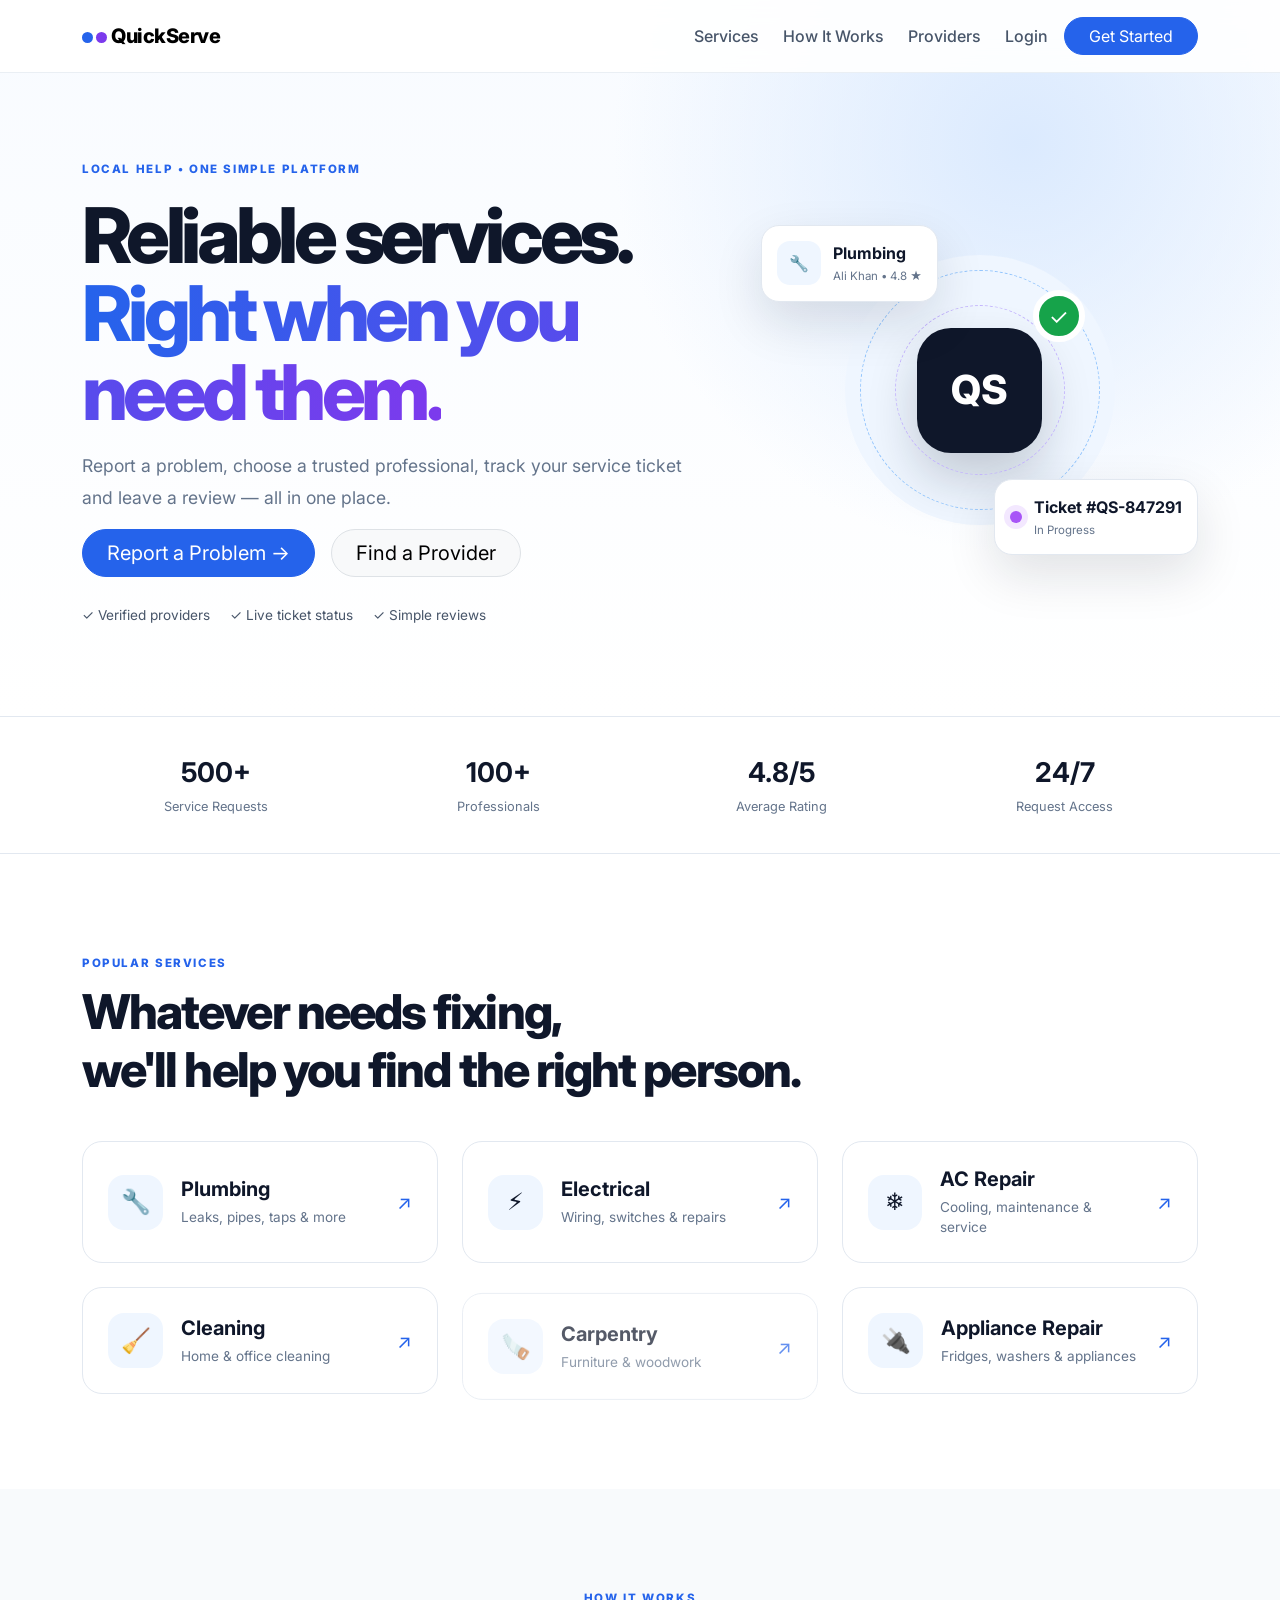
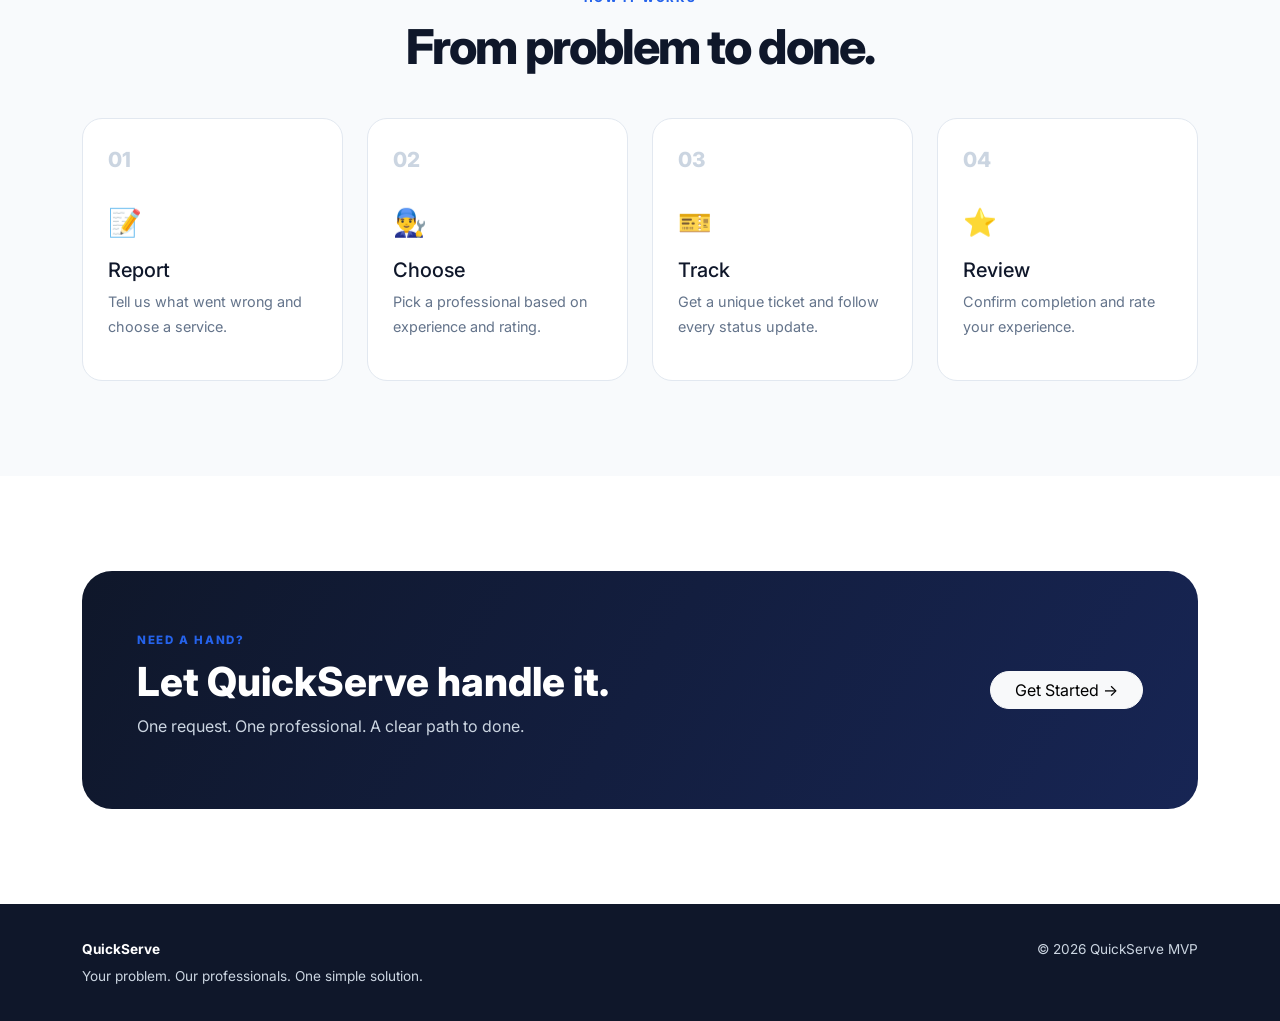
<file: index.html>
<!doctype html>
<html lang="en">
<head>
  <meta charset="UTF-8"><meta name="viewport" content="width=device-width, initial-scale=1.0">
  <title>QuickServe — Local Services, Simplified</title>
  <link rel="preconnect" href="https://fonts.googleapis.com"><link rel="preconnect" href="https://fonts.gstatic.com" crossorigin>
  <link href="https://fonts.googleapis.com/css2?family=Inter:wght@400;500;600;700;800&display=swap" rel="stylesheet">
  <link href="https://cdn.jsdelivr.net/npm/bootstrap@5.3.3/dist/css/bootstrap.min.css" rel="stylesheet">
  <link rel="stylesheet" href="css/style.css">
</head>
<body>
<nav class="navbar navbar-expand-lg fixed-top qs-nav"><div class="container">
  <a class="navbar-brand fw-800" href="index.html"><span class="brand-dot"></span>QuickServe</a>
  <button class="navbar-toggler" data-bs-toggle="collapse" data-bs-target="#nav"><span class="navbar-toggler-icon"></span></button>
  <div id="nav" class="collapse navbar-collapse"><ul class="navbar-nav ms-auto align-items-lg-center gap-lg-2">
    <li><a class="nav-link" href="#services">Services</a></li><li><a class="nav-link" href="#how">How It Works</a></li><li><a class="nav-link" href="providers.html">Providers</a></li>
    <li><a class="nav-link" href="auth.html">Login</a></li><li><a class="btn btn-primary rounded-pill px-4" href="auth.html?mode=register">Get Started</a></li>
  </ul></div>
</div></nav>

<header class="hero"><div class="container"><div class="row align-items-center g-5">
  <div class="col-lg-7 hero-copy">
    <span class="eyebrow">LOCAL HELP • ONE SIMPLE PLATFORM</span>
    <h1>Reliable services.<br><span class="text-gradient">Right when you need them.</span></h1>
    <p>Report a problem, choose a trusted professional, track your service ticket and leave a review — all in one place.</p>
    <div class="d-flex flex-wrap gap-3"><a class="btn btn-primary btn-lg rounded-pill px-4" href="auth.html?mode=register">Report a Problem <span>→</span></a><a class="btn btn-light btn-lg rounded-pill px-4 border" href="providers.html">Find a Provider</a></div>
    <div class="mini-proof"><span>✓ Verified providers</span><span>✓ Live ticket status</span><span>✓ Simple reviews</span></div>
  </div>
  <div class="col-lg-5"><div class="hero-visual">
    <div class="float-card card-one"><span class="icon-circle">🔧</span><div><strong>Plumbing</strong><small>Ali Khan • 4.8 ★</small></div></div>
    <div class="hero-center"><div class="hero-orbit orbit-a"></div><div class="hero-orbit orbit-b"></div><div class="hero-logo">QS</div><div class="hero-check">✓</div></div>
    <div class="float-card card-two"><span class="status-dot"></span><div><strong>Ticket #QS-847291</strong><small>In Progress</small></div></div>
  </div></div>
</div></div></header>

<section class="stats-section"><div class="container"><div class="row g-3">
  <div class="col-6 col-lg-3"><div class="stat"><strong>500+</strong><span>Service Requests</span></div></div>
  <div class="col-6 col-lg-3"><div class="stat"><strong>100+</strong><span>Professionals</span></div></div>
  <div class="col-6 col-lg-3"><div class="stat"><strong>4.8/5</strong><span>Average Rating</span></div></div>
  <div class="col-6 col-lg-3"><div class="stat"><strong>24/7</strong><span>Request Access</span></div></div>
</div></div></section>

<section id="services" class="section"><div class="container">
  <div class="section-heading"><span class="eyebrow">POPULAR SERVICES</span><h2>Whatever needs fixing,<br>we'll help you find the right person.</h2></div>
  <div class="row g-4" id="serviceCards"></div>
</div></section>

<section id="how" class="section soft-section"><div class="container">
  <div class="section-heading text-center"><span class="eyebrow">HOW IT WORKS</span><h2>From problem to done.</h2></div>
  <div class="row g-4">
    <div class="col-md-3"><div class="step-card"><span>01</span><div class="step-icon">📝</div><h5>Report</h5><p>Tell us what went wrong and choose a service.</p></div></div>
    <div class="col-md-3"><div class="step-card"><span>02</span><div class="step-icon">👨‍🔧</div><h5>Choose</h5><p>Pick a professional based on experience and rating.</p></div></div>
    <div class="col-md-3"><div class="step-card"><span>03</span><div class="step-icon">🎫</div><h5>Track</h5><p>Get a unique ticket and follow every status update.</p></div></div>
    <div class="col-md-3"><div class="step-card"><span>04</span><div class="step-icon">⭐</div><h5>Review</h5><p>Confirm completion and rate your experience.</p></div></div>
  </div>
</div></section>

<section class="section"><div class="container"><div class="cta-box"><div><span class="eyebrow">NEED A HAND?</span><h2>Let QuickServe handle it.</h2><p>One request. One professional. A clear path to done.</p></div><a href="auth.html?mode=register" class="btn btn-light rounded-pill px-4">Get Started →</a></div></div></section>
<footer class="footer"><div class="container d-flex flex-column flex-md-row justify-content-between gap-3"><div><strong>QuickServe</strong><p>Your problem. Our professionals. One simple solution.</p></div><div>© 2026 QuickServe MVP</div></div></footer>
<script src="https://cdn.jsdelivr.net/npm/bootstrap@5.3.3/dist/js/bootstrap.bundle.min.js"></script>
<script src="https://cdn.jsdelivr.net/npm/gsap@3.12.5/dist/gsap.min.js"></script>
<script src="js/utils.js"></script>
<script>
const services=[["🔧","Plumbing","Leaks, pipes, taps & more"],["⚡","Electrical","Wiring, switches & repairs"],["❄️","AC Repair","Cooling, maintenance & service"],["🧹","Cleaning","Home & office cleaning"],["🪚","Carpentry","Furniture & woodwork"],["🔌","Appliance Repair","Fridges, washers & appliances"]];
document.getElementById("serviceCards").innerHTML=services.map(s=>`<div class="col-md-6 col-lg-4"><a href="providers.html?category=${encodeURIComponent(s[1])}" class="service-card"><div class="service-icon">${s[0]}</div><div><h5>${s[1]}</h5><p>${s[2]}</p></div><span class="arrow">↗</span></a></div>`).join("");
if(window.gsap){gsap.from(".hero-copy>*",{opacity:0,y:24,duration:.7,stagger:.08,ease:"power2.out"});gsap.from(".float-card",{opacity:0,y:20,duration:.8,stagger:.15,delay:.4});gsap.from(".service-card",{scrollTrigger:undefined,opacity:0,y:20,duration:.6,stagger:.08});}
</script>
</body></html>
</file>
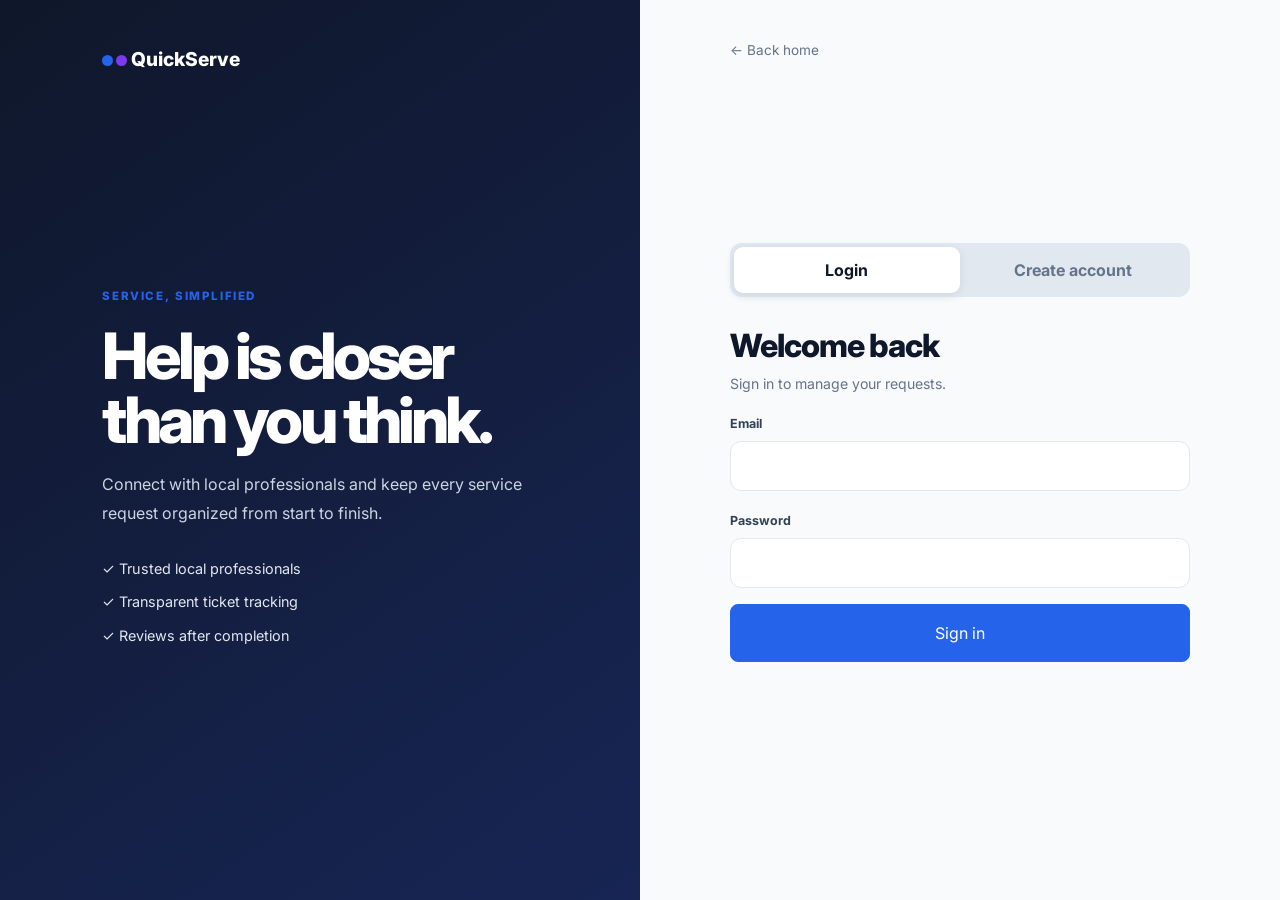
<file: auth.html>
<!doctype html>
<html lang="en"><head><meta charset="UTF-8"><meta name="viewport" content="width=device-width,initial-scale=1.0">
<title>QuickServe — Authentication</title><link rel="preconnect" href="https://fonts.googleapis.com"><link rel="preconnect" href="https://fonts.gstatic.com" crossorigin>
<link href="https://fonts.googleapis.com/css2?family=Inter:wght@400;500;600;700;800&display=swap" rel="stylesheet"><link href="https://cdn.jsdelivr.net/npm/bootstrap@5.3.3/dist/css/bootstrap.min.css" rel="stylesheet"><link rel="stylesheet" href="css/style.css"><link rel="stylesheet" href="css/auth.css"></head>
<body class="auth-page"><div class="auth-shell"><div class="auth-brand"><a href="index.html"><span class="brand-dot"></span>QuickServe</a><div class="auth-pitch"><span class="eyebrow">SERVICE, SIMPLIFIED</span><h1>Help is closer<br>than you think.</h1><p>Connect with local professionals and keep every service request organized from start to finish.</p><div class="auth-points"><span>✓ Trusted local professionals</span><span>✓ Transparent ticket tracking</span><span>✓ Reviews after completion</span></div></div></div>
<div class="auth-panel"><a href="index.html" class="back-link">← Back home</a><div class="auth-card"><div class="auth-tabs"><button id="loginTab" class="active">Login</button><button id="registerTab">Create account</button></div>
<form id="loginForm"><h2>Welcome back</h2><p class="muted">Sign in to manage your requests.</p><div class="field"><label>Email</label><input id="loginEmail" type="email" required></div><div class="field"><label>Password</label><input id="loginPassword" type="password" minlength="6" required></div><button class="btn btn-primary w-100 py-3 rounded-3" type="submit">Sign in</button></form>
<form id="registerForm" class="d-none"><h2>Create your account</h2><p class="muted">Join QuickServe as a customer or provider.</p><div class="field"><label>Full name</label><input id="regName" required></div><div class="field"><label>Email</label><input id="regEmail" type="email" required></div><div class="field"><label>Password</label><input id="regPassword" type="password" minlength="6" required></div><div class="field"><label>I am a</label><select id="regRole"><option value="customer">Customer</option><option value="provider">Service Provider</option></select></div>
<div id="providerFields" class="d-none"><div class="row g-2"><div class="col-6 field"><label>Service</label><select id="regService"><option>Plumbing</option><option>Electrical</option><option>AC Repair</option><option>Cleaning</option><option>Carpentry</option><option>Appliance Repair</option></select></div><div class="col-6 field"><label>Experience (years)</label><input id="regExperience" type="number" min="0" value="2"></div></div><div class="field"><label>Location</label><input id="regLocation" value="Karachi"></div><div class="field"><label>Starting price (PKR)</label><input id="regPrice" type="number" min="0" value="1500"></div><div class="field"><label>Short description</label><textarea id="regDescription" rows="2" placeholder="Tell customers what you specialize in"></textarea></div></div>
<button class="btn btn-primary w-100 py-3 rounded-3" type="submit">Create account</button></form><div id="authMessage" class="mt-3"></div></div></div></div>
<script type="module" src="js/auth.js"></script></body></html>
</file>
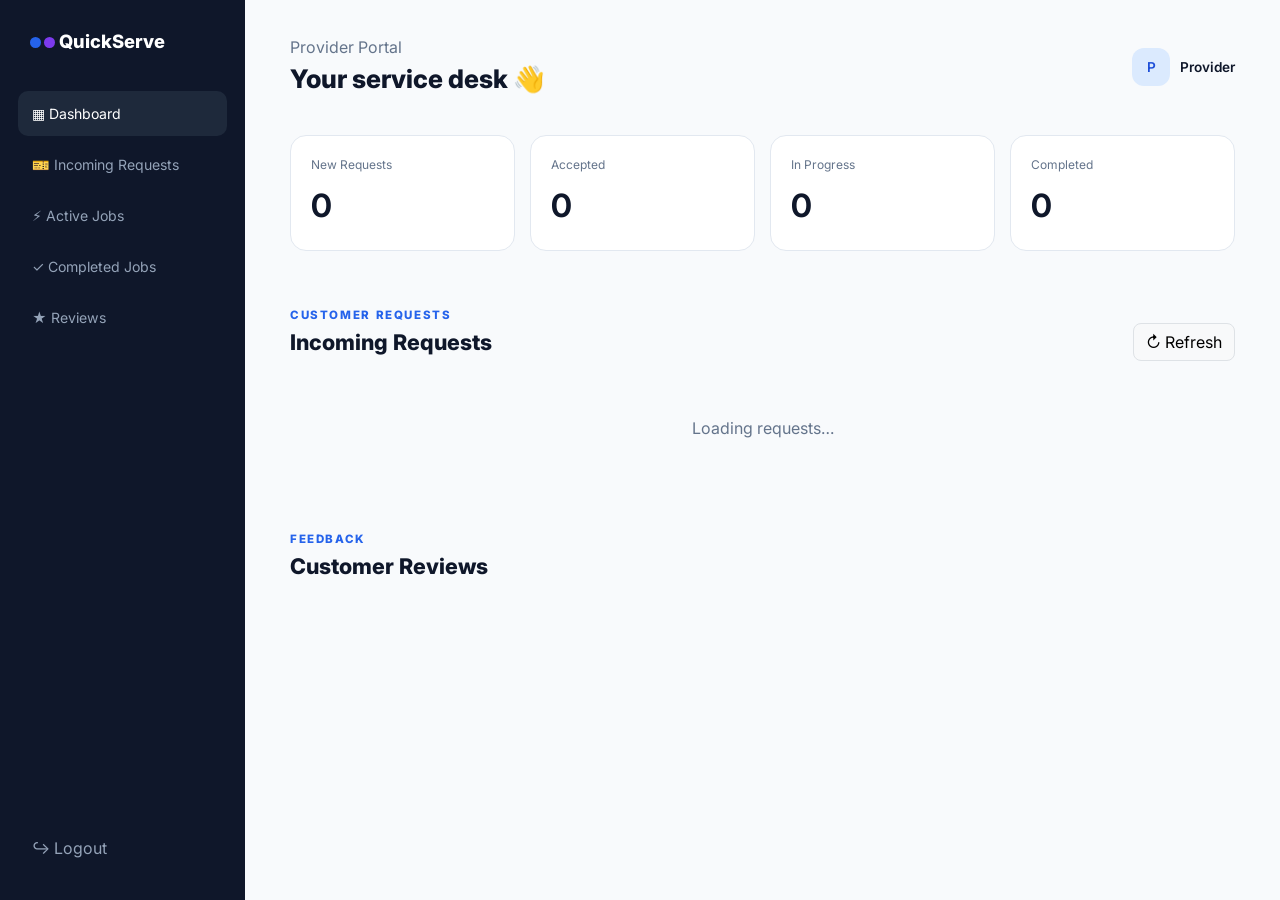
<file: provider-dashboard.html>
<!doctype html>
<html lang="en">

<head>
    <meta charset="UTF-8">
    <meta name="viewport" content="width=device-width,initial-scale=1.0">
    <title>QuickServe — Provider Dashboard</title>
    <link rel="preconnect" href="https://fonts.googleapis.com">
    <link href="https://fonts.googleapis.com/css2?family=Inter:wght@400;500;600;700;800&display=swap" rel="stylesheet">
    <link href="https://cdn.jsdelivr.net/npm/bootstrap@5.3.3/dist/css/bootstrap.min.css" rel="stylesheet">
    <link rel="stylesheet" href="css/style.css">
    <link rel="stylesheet" href="css/dashboard.css">
    <link rel="stylesheet" href="css/provider.css">
</head>

<body class="app-body">
    <div id="toastHost" class="toast-host"></div>
    <div class="mobile-top"><a href="index.html" class="navbar-brand fw-800"><span
                class="brand-dot"></span>QuickServe</a><button id="menuBtn" class="btn btn-light">☰</button></div>
    <div class="app-shell">
        <aside id="sidebar" class="sidebar"><a href="index.html" class="side-brand"><span
                    class="brand-dot"></span>QuickServe</a>
            <nav><a class="active" href="#overview">▦ <span>Dashboard</span></a><a href="#incoming">🎫 <span>Incoming
                        Requests</span></a><a href="#active">⚡ <span>Active Jobs</span></a><a href="#completed">✓
                    <span>Completed Jobs</span></a><a href="#reviews">★ <span>Reviews</span></a></nav><button
                id="logoutBtn" class="logout">↪ <span>Logout</span></button>
        </aside>
        <main class="main-content">
            <header class="topbar">
                <div><span class="muted">Provider Portal</span>
                    <h1 id="greeting">Your service desk 👋</h1>
                </div>
                <div class="user-pill"><span id="avatar">P</span><span id="userName">Provider</span></div>
            </header>
            <section id="overview">
                <div class="stat-grid">
                    <div class="dash-stat"><span>New Requests</span><strong id="newCount">0</strong></div>
                    <div class="dash-stat"><span>Accepted</span><strong id="acceptedCount">0</strong></div>
                    <div class="dash-stat"><span>In Progress</span><strong id="progressCount">0</strong></div>
                    <div class="dash-stat"><span>Completed</span><strong id="completedCount">0</strong></div>
                </div>
            </section>
            <section id="incoming" class="dash-section">
                <div class="section-title">
                    <div><span class="eyebrow">CUSTOMER REQUESTS</span>
                        <h2>Incoming Requests</h2>
                    </div><button id="refreshBtn" class="btn btn-light border rounded-3">↻ Refresh</button>
                </div>
                <div id="bookingList" class="provider-bookings">
                    <div class="loading">Loading requests…</div>
                </div>
            </section>
            <section id="reviews" class="dash-section">
                <div class="section-title">
                    <div><span class="eyebrow">FEEDBACK</span>
                        <h2>Customer Reviews</h2>
                    </div>
                </div>
                <div id="providerReviews" class="review-grid"></div>
            </section>
        </main>
    </div>
    <script src="https://cdn.jsdelivr.net/npm/bootstrap@5.3.3/dist/js/bootstrap.bundle.min.js"></script>
    <script src="https://cdn.jsdelivr.net/npm/gsap@3.12.5/dist/gsap.min.js"></script>
    <script type="module" src="js/provider-dashboard.js"></script>
</body>

</html>
</file>
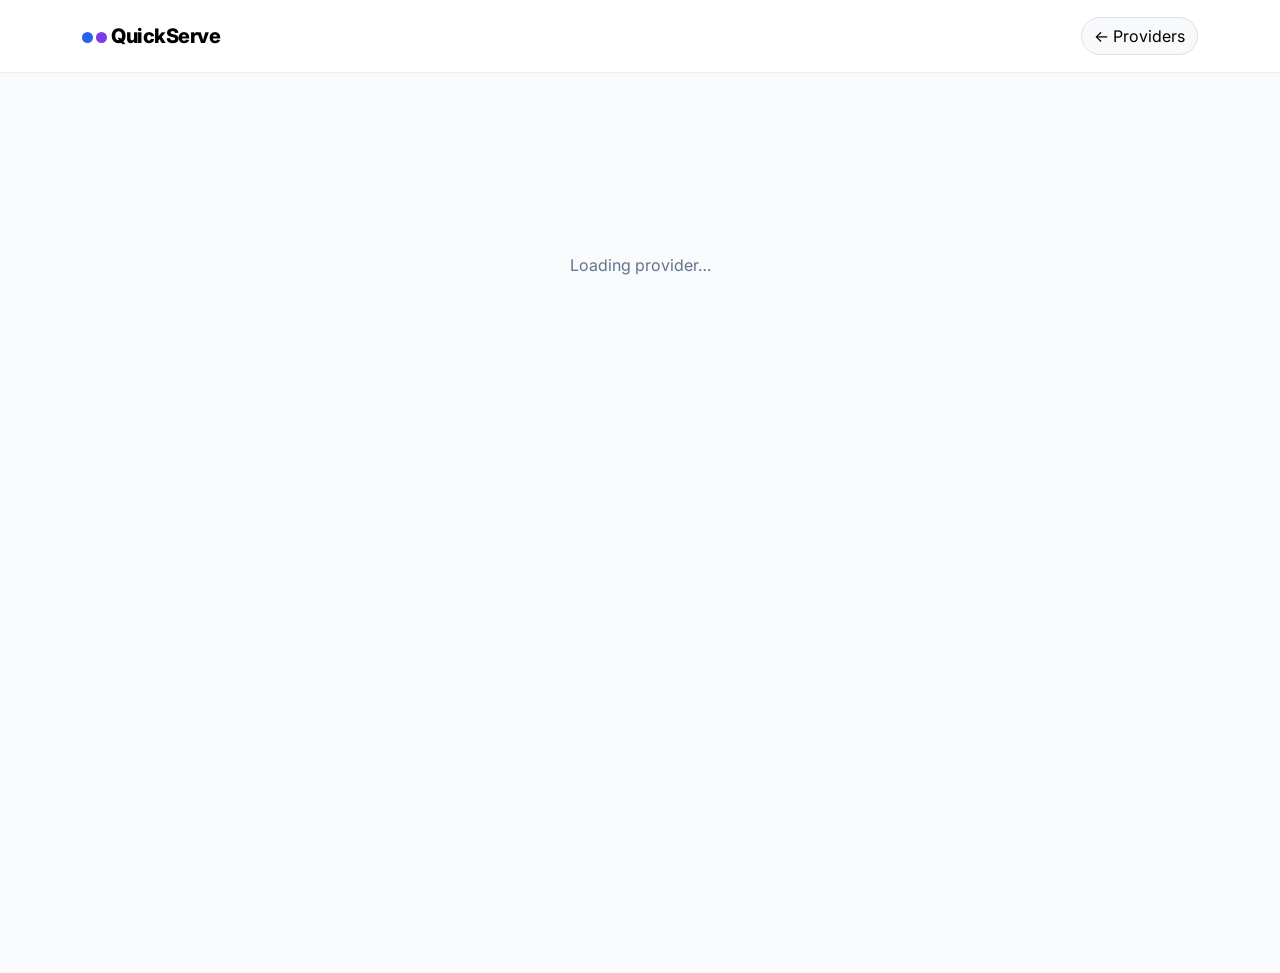
<file: provider-details.html>
<!doctype html>
<html lang="en">

<head>
    <meta charset="UTF-8">
    <meta name="viewport" content="width=device-width,initial-scale=1.0">
    <title>QuickServe — Provider</title>
    <link rel="preconnect" href="https://fonts.googleapis.com">
    <link href="https://fonts.googleapis.com/css2?family=Inter:wght@400;500;600;700;800&display=swap" rel="stylesheet">
    <link href="https://cdn.jsdelivr.net/npm/bootstrap@5.3.3/dist/css/bootstrap.min.css" rel="stylesheet">
    <link rel="stylesheet" href="css/style.css">
</head>

<body>
    <nav class="navbar qs-nav">
        <div class="container"><a class="navbar-brand fw-800" href="index.html"><span
                    class="brand-dot"></span>QuickServe</a><a href="providers.html"
                class="btn btn-light border rounded-pill">← Providers</a></div>
    </nav>
    <main class="detail-page">
        <div class="container">
            <div id="detail" class="loading">Loading provider…</div>
        </div>
    </main>
    <script type="module" src="js/provider-details.js"></script>
</body>

</html>
</file>
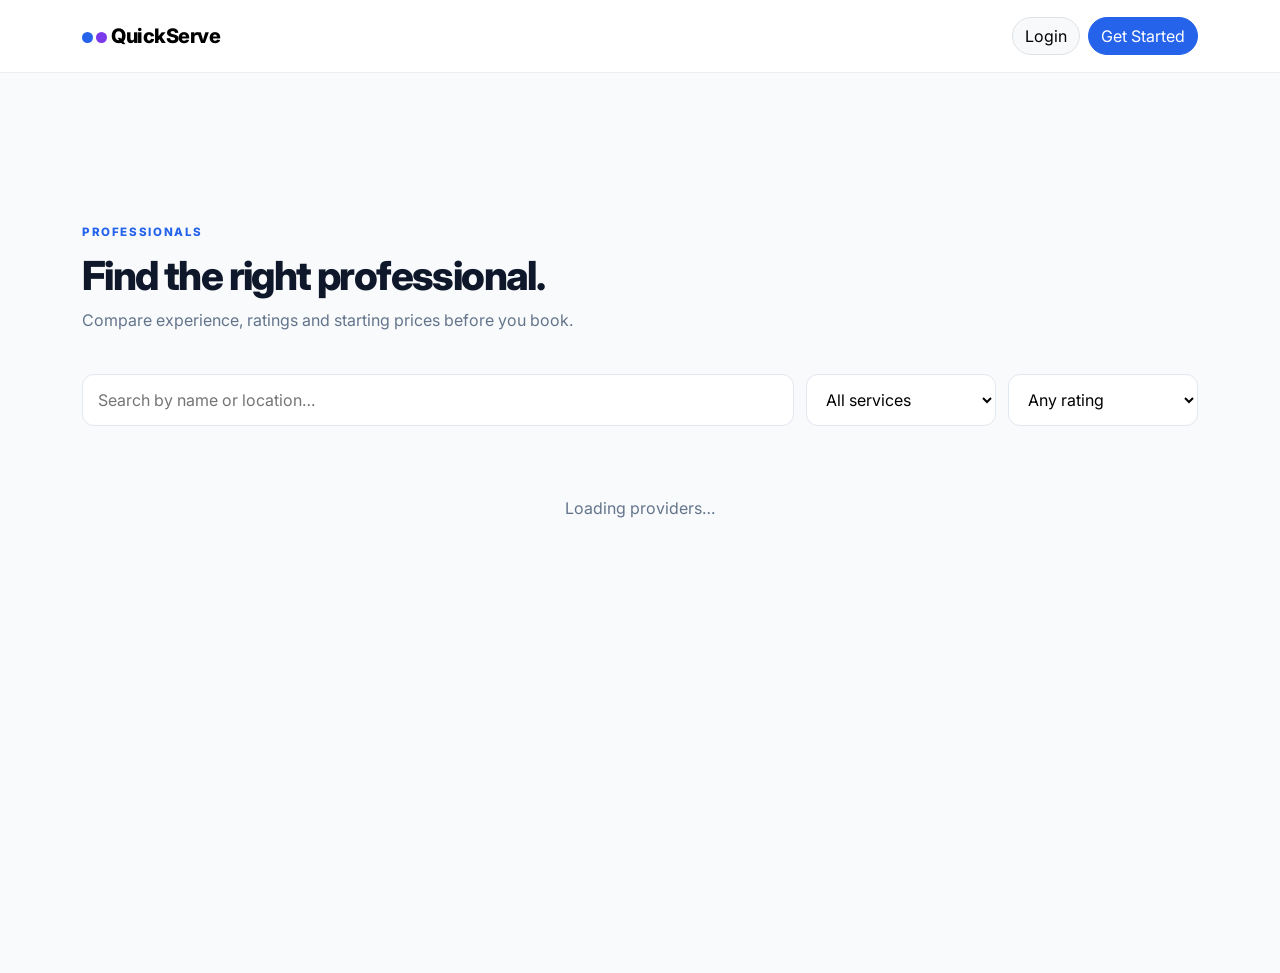
<file: providers.html>
<!doctype html>
<html lang="en"><head><meta charset="UTF-8"><meta name="viewport" content="width=device-width,initial-scale=1.0"><title>QuickServe — Providers</title><link rel="preconnect" href="https://fonts.googleapis.com"><link href="https://fonts.googleapis.com/css2?family=Inter:wght@400;500;600;700;800&display=swap" rel="stylesheet"><link href="https://cdn.jsdelivr.net/npm/bootstrap@5.3.3/dist/css/bootstrap.min.css" rel="stylesheet"><link rel="stylesheet" href="css/style.css"></head>
<body><nav class="navbar qs-nav"><div class="container"><a class="navbar-brand fw-800" href="index.html"><span class="brand-dot"></span>QuickServe</a><div class="d-flex gap-2"><a href="auth.html" class="btn btn-light border rounded-pill">Login</a><a href="auth.html?mode=register" class="btn btn-primary rounded-pill">Get Started</a></div></div></nav>
<main class="providers-page"><div class="container"><div class="section-heading"><span class="eyebrow">PROFESSIONALS</span><h1>Find the right professional.</h1><p>Compare experience, ratings and starting prices before you book.</p></div><div class="filter-bar"><input id="searchInput" placeholder="Search by name or location…"><select id="categoryFilter"><option value="">All services</option><option>Plumbing</option><option>Electrical</option><option>AC Repair</option><option>Cleaning</option><option>Carpentry</option><option>Appliance Repair</option></select><select id="ratingFilter"><option value="0">Any rating</option><option value="4">4+ stars</option><option value="4.5">4.5+ stars</option></select></div><div id="providerGrid" class="row g-4"><div class="loading">Loading providers…</div></div></div></main>
<script type="module" src="js/providers.js"></script></body></html>
</file>
<file: css/style.css>
:root{--primary:#2563eb;--primary-dark:#1d4ed8;--dark:#0f172a;--muted:#64748b;--bg:#f8fafc;--white:#fff;--success:#16a34a;--warning:#f59e0b;--danger:#ef4444;--purple:#7c3aed;--border:#e2e8f0}*{box-sizing:border-box}html{scroll-behavior:smooth}body{font-family:Inter,system-ui,sans-serif;color:var(--dark);background:var(--white)}a{text-decoration:none;color:inherit}.fw-800{font-weight:800}.muted{color:var(--muted)}.brand-dot{display:inline-block;width:11px;height:11px;border-radius:50%;background:var(--primary);box-shadow:14px 0 0 var(--purple);margin-right:18px}.qs-nav{background:rgba(255,255,255,.9);backdrop-filter:blur(14px);border-bottom:1px solid rgba(226,232,240,.7);padding:16px 0;z-index:10}.navbar-brand{letter-spacing:-.5px}.nav-link{color:#475569!important;font-weight:500}.btn-primary{background:var(--primary);border-color:var(--primary)}.btn-primary:hover{background:var(--primary-dark);border-color:var(--primary-dark)}.eyebrow{font-size:.72rem;letter-spacing:.14em;font-weight:800;color:var(--primary)}.hero{padding:155px 0 90px;background:radial-gradient(circle at 80% 20%,#dbeafe 0,transparent 35%),linear-gradient(180deg,#f8fbff,#fff)}.hero h1{font-size:clamp(2.7rem,6vw,5.1rem);line-height:1.02;letter-spacing:-.06em;font-weight:800;margin:18px 0}.hero p{font-size:1.1rem;line-height:1.8;color:var(--muted);max-width:610px}.text-gradient{background:linear-gradient(90deg,var(--primary),var(--purple));-webkit-background-clip:text;color:transparent}.mini-proof{display:flex;gap:20px;flex-wrap:wrap;color:#475569;font-size:.85rem;margin-top:28px}.hero-visual{height:460px;position:relative;display:flex;align-items:center;justify-content:center}.hero-center{width:270px;height:270px;border-radius:50%;background:#eff6ff;display:flex;align-items:center;justify-content:center;position:relative}.hero-logo{width:125px;height:125px;border-radius:34px;background:var(--dark);color:white;display:grid;place-items:center;font-weight:800;font-size:2.5rem;box-shadow:0 25px 50px rgba(15,23,42,.2)}.hero-check{position:absolute;right:30px;top:35px;width:52px;height:52px;background:var(--success);color:white;border-radius:50%;display:grid;place-items:center;font-size:1.4rem;border:6px solid white}.hero-orbit{position:absolute;border:1px dashed #93c5fd;border-radius:50%;inset:15px}.orbit-b{inset:50px;border-color:#c4b5fd}.float-card{position:absolute;background:white;border:1px solid var(--border);border-radius:18px;padding:15px;display:flex;gap:12px;align-items:center;box-shadow:0 20px 50px rgba(15,23,42,.12);z-index:2}.float-card small{display:block;color:var(--muted);font-size:.72rem;margin-top:3px}.card-one{left:0;top:65px}.card-two{right:0;bottom:65px}.icon-circle{width:44px;height:44px;border-radius:13px;background:#eff6ff;display:grid;place-items:center}.status-dot{width:12px;height:12px;border-radius:50%;background:#a855f7;box-shadow:0 0 0 6px #f3e8ff}.stats-section{border-block:1px solid var(--border);padding:28px 0}.stat{text-align:center;padding:8px}.stat strong{display:block;font-size:1.7rem}.stat span{color:var(--muted);font-size:.8rem}.section{padding:95px 0}.soft-section{background:var(--bg)}.section-heading{margin-bottom:42px}.section-heading h1,.section-heading h2{font-weight:800;letter-spacing:-.04em;margin-top:10px}.section-heading h2{font-size:clamp(2rem,4vw,3rem)}.section-heading p{color:var(--muted);max-width:650px}.service-card{height:100%;display:flex;align-items:center;gap:18px;padding:25px;border:1px solid var(--border);border-radius:20px;background:white;transition:.25s;position:relative}.service-card:hover{transform:translateY(-5px);box-shadow:0 18px 40px rgba(15,23,42,.09);border-color:#bfdbfe}.service-card h5{margin:0 0 6px;font-weight:700}.service-card p{margin:0;color:var(--muted);font-size:.85rem}.service-icon{width:55px;height:55px;border-radius:16px;background:#eff6ff;display:grid;place-items:center;font-size:1.5rem}.arrow{margin-left:auto;font-size:1.2rem;color:var(--primary)}.step-card{height:100%;background:white;border:1px solid var(--border);border-radius:20px;padding:25px;position:relative}.step-card>span{color:#cbd5e1;font-weight:800;font-size:1.3rem}.step-icon{font-size:1.7rem;margin:28px 0 14px}.step-card p{color:var(--muted);font-size:.9rem;line-height:1.7}.cta-box{border-radius:30px;padding:55px;background:linear-gradient(120deg,#0f172a,#172554);color:white;display:flex;justify-content:space-between;align-items:center;gap:30px}.cta-box h2{font-size:2.5rem;font-weight:800;margin:8px 0}.cta-box p{color:#cbd5e1}.footer{background:#0f172a;color:#cbd5e1;padding:35px 0;font-size:.85rem}.footer strong{color:white}.footer p{margin:.4rem 0 0}.providers-page,.detail-page{padding:145px 0 90px;background:var(--bg);min-height:100vh}.filter-bar{display:flex;gap:12px;margin-bottom:35px;flex-wrap:wrap}.filter-bar input,.filter-bar select{padding:13px 15px;border:1px solid var(--border);border-radius:12px;background:white;min-width:190px;outline:none}.filter-bar input{flex:1;min-width:240px}.provider-card{background:white;border:1px solid var(--border);border-radius:20px;padding:22px;height:100%;transition:.2s}.provider-card:hover{transform:translateY(-4px);box-shadow:0 15px 35px rgba(15,23,42,.08)}.avatar-lg{width:62px;height:62px;border-radius:18px;background:linear-gradient(135deg,#dbeafe,#ede9fe);display:grid;place-items:center;font-size:1.35rem;font-weight:800;color:var(--primary)}.rating{color:#f59e0b;font-weight:700}.provider-meta{display:flex;gap:14px;flex-wrap:wrap;color:var(--muted);font-size:.8rem;margin:15px 0}.detail-card{background:white;border:1px solid var(--border);border-radius:26px;padding:35px}.detail-hero{display:flex;gap:24px;align-items:center}.detail-avatar{width:100px;height:100px;border-radius:28px;background:#eff6ff;display:grid;place-items:center;font-size:2rem;font-weight:800;color:var(--primary)}.review-item{border-top:1px solid var(--border);padding:20px 0}.loading{text-align:center;color:var(--muted);padding:35px}.badge-status{display:inline-flex;padding:6px 10px;border-radius:999px;font-size:.7rem;font-weight:800;text-transform:uppercase;letter-spacing:.04em}.status-pending{background:#fef3c7;color:#92400e}.status-accepted{background:#dbeafe;color:#1d4ed8}.status-in_progress{background:#ede9fe;color:#6d28d9}.status-completed{background:#dcfce7;color:#166534}.status-rejected{background:#fee2e2;color:#991b1b}.priority-urgent{color:#b91c1c;background:#fee2e2}.priority-important{color:#92400e;background:#fef3c7}.priority-normal{color:#1d4ed8;background:#dbeafe}.priority-low{color:#475569;background:#f1f5f9}.toast-host{position:fixed;right:20px;bottom:20px;z-index:2000}.qs-toast{background:#0f172a;color:white;padding:14px 18px;border-radius:12px;box-shadow:0 15px 40px rgba(15,23,42,.2);margin-top:10px}.field label{font-size:.78rem;font-weight:700;margin-bottom:7px;color:#334155}.field input,.field select,.field textarea{width:100%;border:1px solid var(--border);border-radius:11px;padding:12px 13px;outline:none;background:white}.field input:focus,.field select:focus,.field textarea:focus{border-color:#93c5fd;box-shadow:0 0 0 3px #eff6ff}.mobile-top{display:none}@media(max-width:767px){.hero{padding-top:125px}.hero-visual{height:350px}.hero-center{width:210px;height:210px}.hero-logo{width:95px;height:95px}.float-card{transform:scale(.85)}.card-one{left:-10px}.card-two{right:-10px}.section{padding:65px 0}.cta-box{padding:35px;display:block}.cta-box .btn{margin-top:15px}.qs-nav .navbar-collapse{padding-top:15px}.providers-page,.detail-page{padding-top:110px}}
</file>
<file: css/auth.css>
.auth-page{min-height:100vh;background:#f8fafc}.auth-shell{min-height:100vh;display:grid;grid-template-columns:1fr 1fr}.auth-brand{background:linear-gradient(145deg,#0f172a,#172554);color:white;padding:45px 8vw;display:flex;flex-direction:column}.auth-brand>a{font-weight:800;font-size:1.2rem}.auth-pitch{margin:auto 0;max-width:520px}.auth-pitch h1{font-size:clamp(2.7rem,5vw,4.5rem);font-weight:800;line-height:1;letter-spacing:-.06em;margin:18px 0}.auth-pitch p{color:#cbd5e1;line-height:1.8}.auth-points{display:grid;gap:12px;margin-top:30px;color:#e2e8f0;font-size:.9rem}.auth-panel{padding:40px 7vw;display:flex;flex-direction:column}.back-link{color:#64748b;font-size:.85rem}.auth-card{max-width:470px;width:100%;margin:auto}.auth-tabs{display:flex;background:#e2e8f0;padding:4px;border-radius:12px;margin-bottom:30px}.auth-tabs button{flex:1;border:0;background:transparent;padding:11px;border-radius:9px;color:#64748b;font-weight:700}.auth-tabs button.active{background:white;color:#0f172a;box-shadow:0 2px 8px #cbd5e1}.auth-card h2{font-weight:800;letter-spacing:-.03em}.auth-card form{margin-top:20px}.auth-card .field{margin-bottom:16px}.auth-card .muted{font-size:.88rem}.auth-card textarea{resize:vertical}@media(max-width:800px){.auth-shell{grid-template-columns:1fr}.auth-brand{display:none}.auth-panel{padding:25px}.auth-card{margin:50px auto}}
</file>
<file: css/dashboard.css>
.app-body {
    background: #f8fafc
}

.app-shell {
    display: flex;
    min-height: 100vh
}

.sidebar {
    width: 245px;
    background: #0f172a;
    color: #cbd5e1;
    padding: 28px 18px;
    display: flex;
    flex-direction: column;
    position: fixed;
    inset: 0 auto 0 0;
    z-index: 20
}

.side-brand {
    color: white;
    font-weight: 800;
    font-size: 1.15rem;
    padding: 0 12px 35px
}

.sidebar nav {
    display: grid;
    gap: 6px
}

.sidebar nav a {
    padding: 12px 14px;
    border-radius: 10px;
    color: #94a3b8;
    font-size: .88rem
}

.sidebar nav a:hover,
.sidebar nav a.active {
    background: #1e293b;
    color: white
}

.logout {
    margin-top: auto;
    background: none;
    border: 0;
    color: #94a3b8;
    text-align: left;
    padding: 12px 14px
}

.main-content {
    margin-left: 245px;
    width: calc(100% - 245px);
    padding: 35px 45px
}

.topbar {
    display: flex;
    justify-content: space-between;
    align-items: center;
    margin-bottom: 35px
}

.topbar h1 {
    font-size: 1.6rem;
    font-weight: 800;
    margin: 5px 0
}

.user-pill {
    display: flex;
    gap: 10px;
    align-items: center;
    font-size: .85rem;
    font-weight: 600
}

.user-pill span:first-child {
    width: 38px;
    height: 38px;
    border-radius: 12px;
    background: #dbeafe;
    color: #1d4ed8;
    display: grid;
    place-items: center
}

.stat-grid {
    display: grid;
    grid-template-columns: repeat(4, 1fr);
    gap: 15px
}

.dash-stat {
    background: white;
    border: 1px solid #e2e8f0;
    border-radius: 16px;
    padding: 20px
}

.dash-stat span {
    display: block;
    color: #64748b;
    font-size: .75rem
}

.dash-stat strong {
    display: block;
    font-size: 2rem;
    margin-top: 8px
}

.dash-section {
    margin-top: 50px
}

.section-title {
    display: flex;
    justify-content: space-between;
    align-items: end;
    gap: 15px;
    margin-bottom: 20px
}

.section-title h2 {
    font-size: 1.35rem;
    font-weight: 800;
    margin: 5px 0
}

.section-title p {
    color: #64748b;
    font-size: .85rem;
    margin: 0
}

.form-card {
    background: white;
    border: 1px solid #e2e8f0;
    border-radius: 20px;
    padding: 25px
}

.form-bottom {
    border-top: 1px solid #e2e8f0;
    margin-top: 22px;
    padding-top: 20px;
    display: flex;
    justify-content: space-between;
    align-items: center;
    gap: 20px
}

.form-bottom small {
    color: #64748b
}

.requests-list {
    display: grid;
    gap: 15px
}

.request-card {
    background: white;
    border: 1px solid #e2e8f0;
    border-radius: 18px;
    padding: 20px
}

.request-head {
    display: flex;
    justify-content: space-between;
    gap: 15px;
    align-items: start
}

.request-head h5 {
    font-weight: 800;
    margin: 0
}

.request-info {
    display: grid;
    grid-template-columns: repeat(4, 1fr);
    gap: 12px;
    margin: 18px 0;
    color: #475569;
    font-size: .8rem
}

.request-info strong {
    display: block;
    color: #0f172a;
    font-size: .72rem;
    text-transform: uppercase;
    margin-bottom: 4px
}

.timeline {
    display: flex;
    align-items: center;
    margin: 20px 0
}

.timeline-step {
    font-size: .7rem;
    text-align: center;
    color: #94a3b8;
    position: relative;
    flex: 1
}

.timeline-step:before {
    content: "";
    display: block;
    width: 18px;
    height: 18px;
    border-radius: 50%;
    border: 2px solid #cbd5e1;
    background: white;
    margin: 0 auto 7px;
    position: relative;
    z-index: 2
}

.timeline-step:after {
    content: "";
    position: absolute;
    top: 9px;
    left: 0;
    width: 100%;
    height: 2px;
    background: #e2e8f0
}

.timeline-step:first-child:after {
    left: 50%;
    width: 50%
}

.timeline-step:last-child:after {
    width: 50%
}

.timeline-step.done {
    color: #166534
}

.timeline-step.done:before {
    background: #16a34a;
    border-color: #16a34a
}

.timeline-step.done:after {
    background: #86efac
}

.timeline-step.current {
    color: #1d4ed8;
    font-weight: 700
}

.timeline-step.current:before {
    border-color: #2563eb;
    box-shadow: 0 0 0 4px #dbeafe
}

.ticket-modal {
    border: 0;
    border-radius: 25px;
    padding: 38px;
    text-align: center
}

.success-mark {
    width: 64px;
    height: 64px;
    border-radius: 50%;
    background: #dcfce7;
    color: #16a34a;
    display: grid;
    place-items: center;
    margin: 0 auto 20px;
    font-size: 1.6rem
}

.ticket-id {
    font-size: 1.35rem;
    font-weight: 800;
    letter-spacing: .05em;
    background: #f1f5f9;
    padding: 15px;
    border-radius: 12px;
    margin: 20px 0
}

.modal-details {
    font-size: .85rem;
    color: #64748b;
    text-align: left;
    margin-bottom: 20px
}

.star-picker {
    display: flex;
    justify-content: center;
    gap: 5px;
    margin: 20px 0
}

.star-picker button {
    border: 0;
    background: none;
    font-size: 2.2rem;
    color: #cbd5e1;
    padding: 2px;
    cursor: pointer
}

.star-picker button.selected {
    color: #f59e0b
}

.review-box {
    background: #fff;
    border: 1px solid #e2e8f0;
    border-radius: 16px;
    padding: 18px
}

.review-stars {
    color: #f59e0b
}

.mobile-top {
    padding: 15px 18px;
    background: white;
    border-bottom: 1px solid #e2e8f0;
    justify-content: space-between;
    align-items: center
}
.image-preview {
    padding: 14px;
    border: 1px dashed #cbd5e1;
    border-radius: 16px;
    background: #f8fafc;
}

.request-image img {
    transition: transform 0.2s ease, box-shadow 0.2s ease;
}

.request-image img:hover {
    transform: scale(1.03);
    box-shadow: 0 10px 25px rgba(15, 23, 42, 0.12);
}
@media(max-width:900px) {
    .sidebar {
        transform: translateX(-100%);
        transition: .25s
    }

    .sidebar.open {
        transform: none
    }

    .main-content {
        margin-left: 0;
        width: 100%;
        padding: 25px 18px
    }

    .mobile-top {
        display: flex
    }

    .stat-grid {
        grid-template-columns: repeat(2, 1fr)
    }

    .request-info {
        grid-template-columns: repeat(2, 1fr)
    }

    .form-bottom {
        align-items: stretch;
        flex-direction: column
    }

    .section-title {
        align-items: start
    }
}

@media(max-width:480px) {
    .stat-grid {
        grid-template-columns: 1fr 1fr
    }

    .topbar {
        align-items: start
    }

    .user-pill span:last-child {
        display: none
    }
}
</file>
<file: css/provider.css>
.provider-bookings {
    display: grid;
    gap: 16px
}

.booking-card {
    background: white;
    border: 1px solid #e2e8f0;
    border-radius: 18px;
    padding: 22px
}

.booking-card.urgent {
    border-left: 5px solid #ef4444
}

.booking-actions {
    display: flex;
    gap: 8px;
    flex-wrap: wrap;
    margin-top: 18px
}

.review-grid {
    display: grid;
    grid-template-columns: repeat(2, 1fr);
    gap: 15px
}

.review-card {
    background: white;
    border: 1px solid #e2e8f0;
    border-radius: 16px;
    padding: 20px
}

@media(max-width:700px) {
    .review-grid {
        grid-template-columns: 1fr
    }
}
</file>
